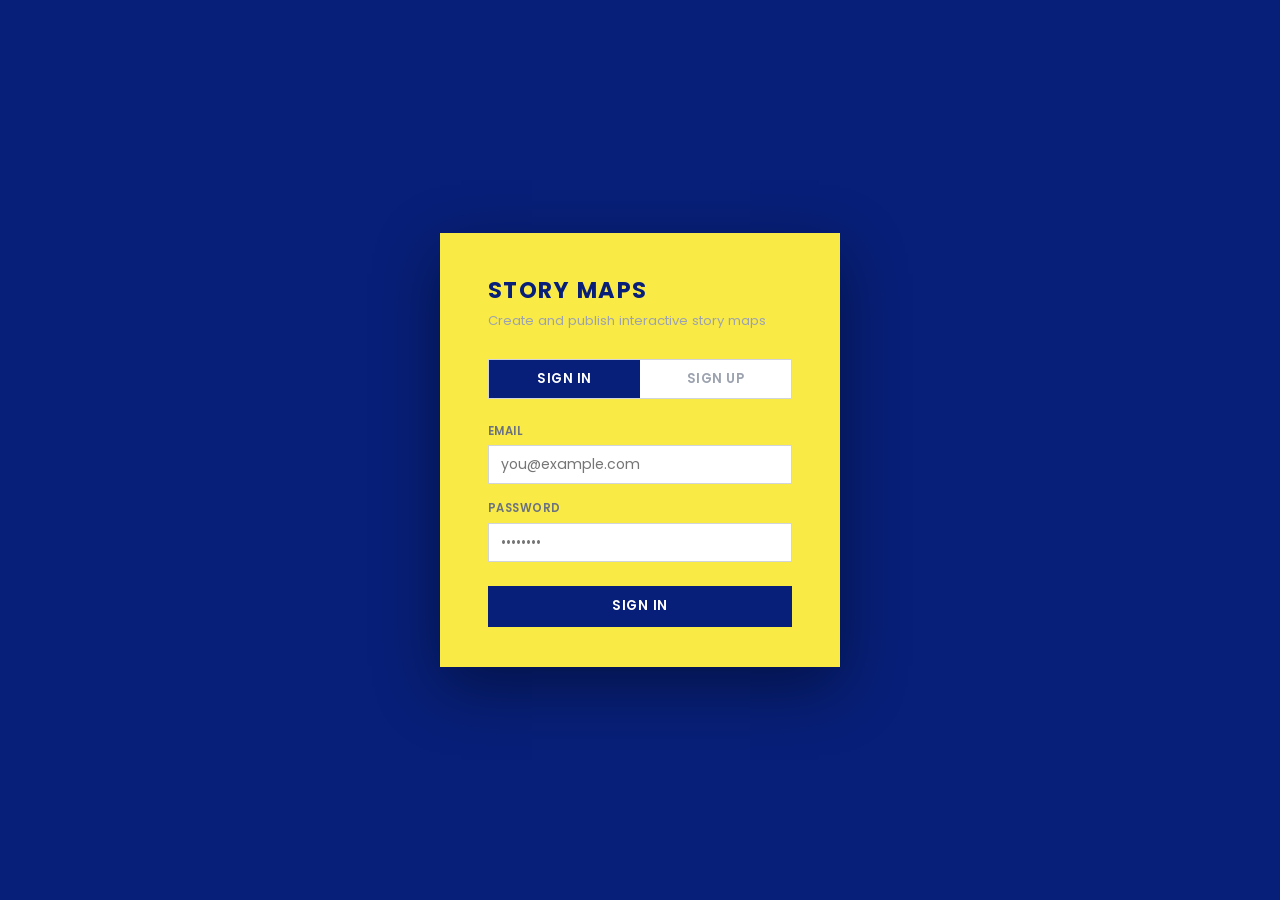
<file: index.html>
<!DOCTYPE html>
<html>
<head>
  <meta charset="UTF-8">
  <meta http-equiv="refresh" content="0; url=dashboard.html">
  <title>Story Maps</title>
</head>
<body>
  <p>Redirecting… <a href="dashboard.html">Click here if not redirected.</a></p>
</body>
</html>
</file>
